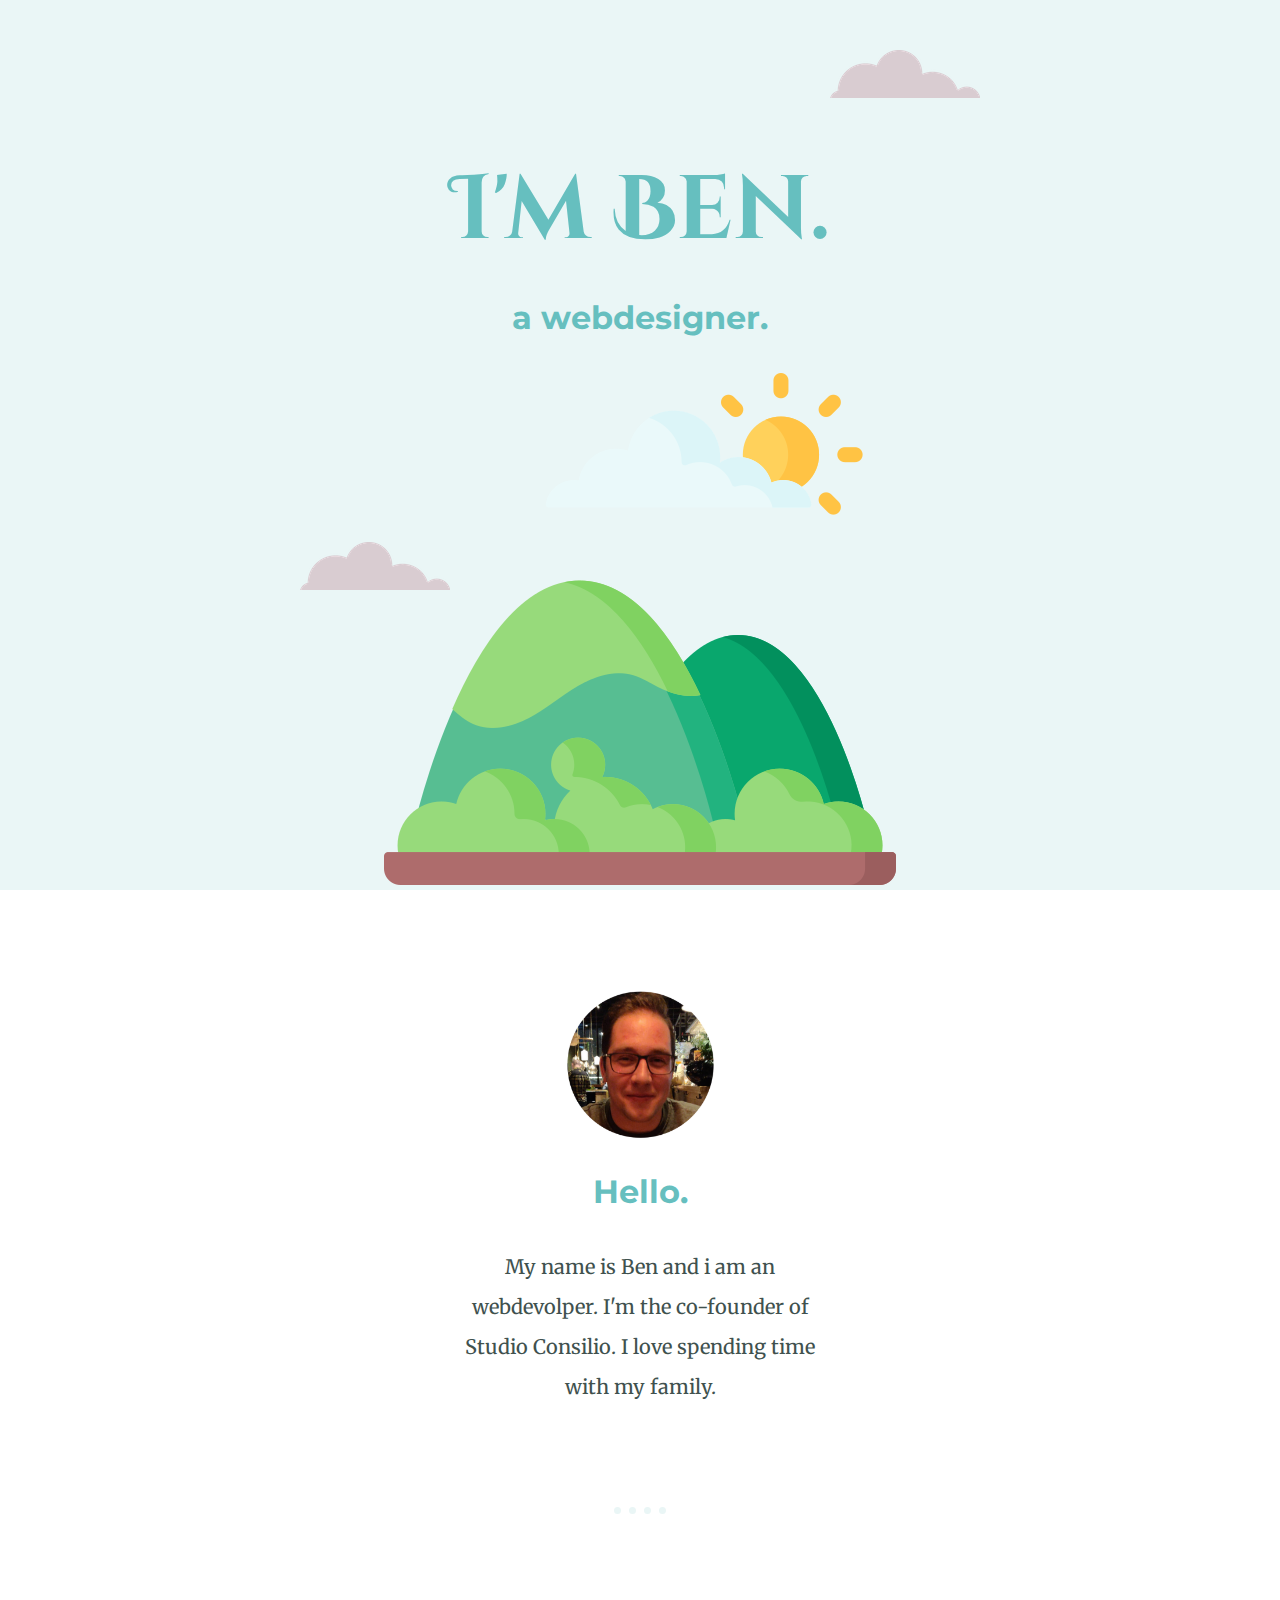
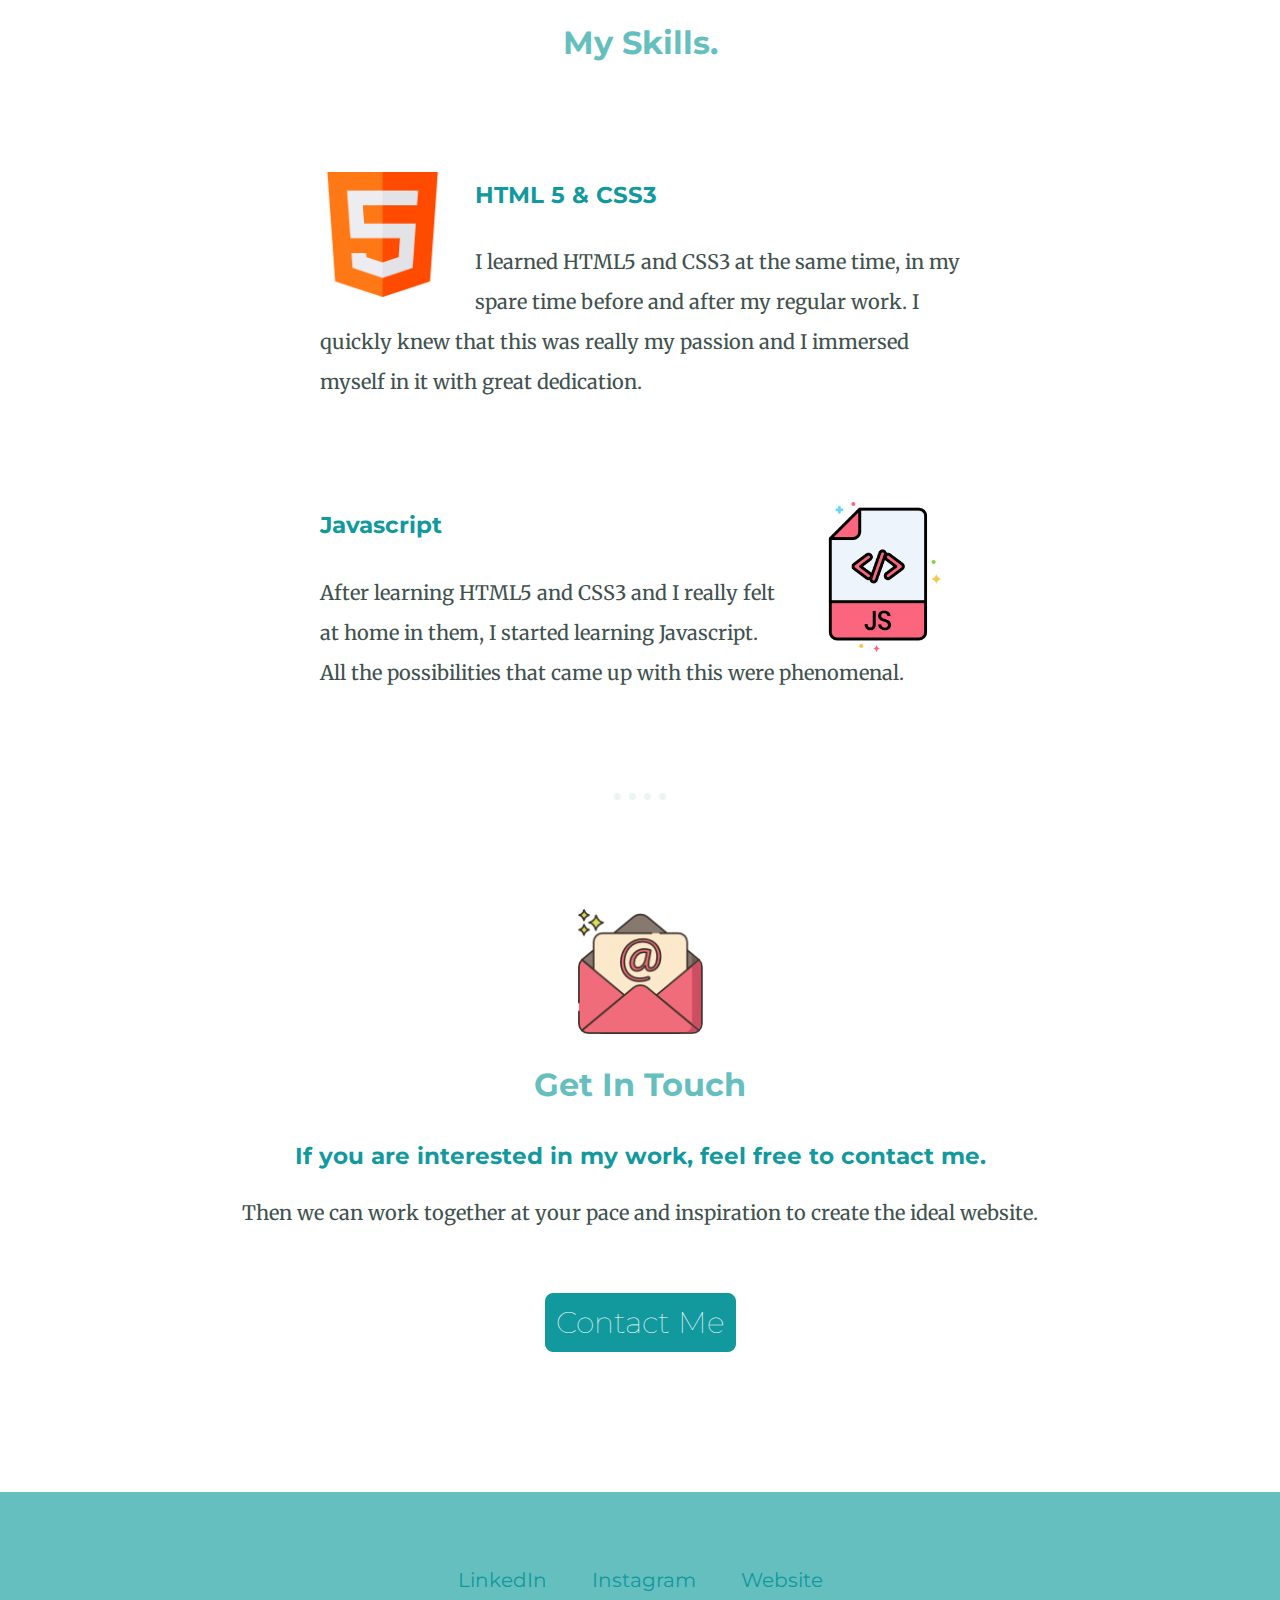
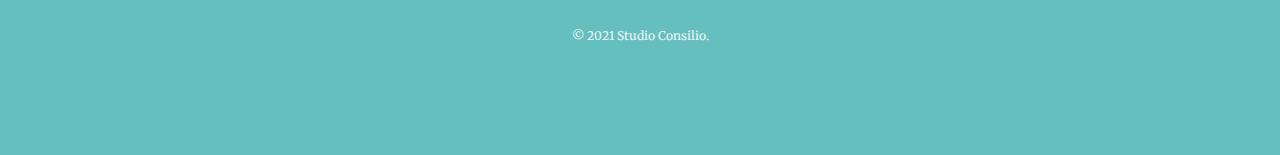
<file: index.html>
<!DOCTYPE html>
<html lang="en" dir="ltr">

<head>
  <meta charset="utf-8">
  <title>Ben Canters - webdesigner</title>
  <link rel="stylesheet" href="css/styles.css">
  <link rel="icon" href="favicon.ico">
  <link rel="preconnect" href="https://fonts.googleapis.com">
  <link rel="preconnect" href="https://fonts.gstatic.com" crossorigin>
  <link href="https://fonts.googleapis.com/css2?family=Cinzel+Decorative&family=Merriweather:ital,wght@1,300&family=Montserrat:wght@300&display=swap" rel="stylesheet">
</head>

<body>
  <div class="top-container">
    <img class="top-cloud" src="images/cloud.png" alt="cloud-img">
    <h1>I'm Ben.</h1>
    <h2>a webdesigner.</h2>
    <img class="bottom-cloud" src="images/cloud.png" alt="cloud-img">
    <img class="mountain" src="images/mountainn.png" alt="mountain-img">
  </div>
  <div class="middle-container">
    <div class="profile">
      <img class="profile-pic" src="images/bennn.png" alt="profile-picture">
      <h2>Hello.</h2>
      <p class="intro">My name is Ben and i am an webdevolper. I'm the co-founder of Studio Consilio. I love spending time with my family.</p>
    </div>
    <hr>
    <div class="skills">
      <h2>My Skills.</h2>
      <div class="skill-row">
        <img class="computer" src="images/html.png" alt="html-picture">
        <h3>HTML 5 & CSS3</h3>
        <p>I learned HTML5 and CSS3 at the same time, in my spare time before and after my regular work. I quickly knew that this was really my passion and I immersed myself in it with great dedication.</p>
      </div>
      <div class="skill-row">
        <img class="javascript" src="images/js.png" alt="javascript-picture">
        <h3>Javascript</h3>
        <p>After learning HTML5 and CSS3 and I really felt at home in them, I started learning Javascript. All the possibilities that came up with this were phenomenal.</p>
      </div>
    </div>
    <hr>
    <div class="contact-me">
      <img class="contact-pic" src="images/contact.png" alt="contact-picture">
      <h2>Get In Touch</h2>
      <h3>If you are interested in my work, feel free to contact me.</h3>
      <p>Then we can work together at your pace and inspiration to create the ideal website.</p>
      <div class="button">
        <a href="#" class="BUTTON_VPH">Contact Me</a>
      </div>

    </div>
  </div>


  <div class="bottom-container">
    <a class="footer-link" href="https://www.linkedin.com/">LinkedIn</a>
    <a class="footer-link" href="https://www.instagram.com/studioconsilio.be/?hl=en">Instagram</a>
    <a class="footer-link" href="https://www.studioconsilio.be">Website</a>
    <p class="copywright">© 2021 Studio Consilio.</p>
  </div>

</body>

</html>
</file>
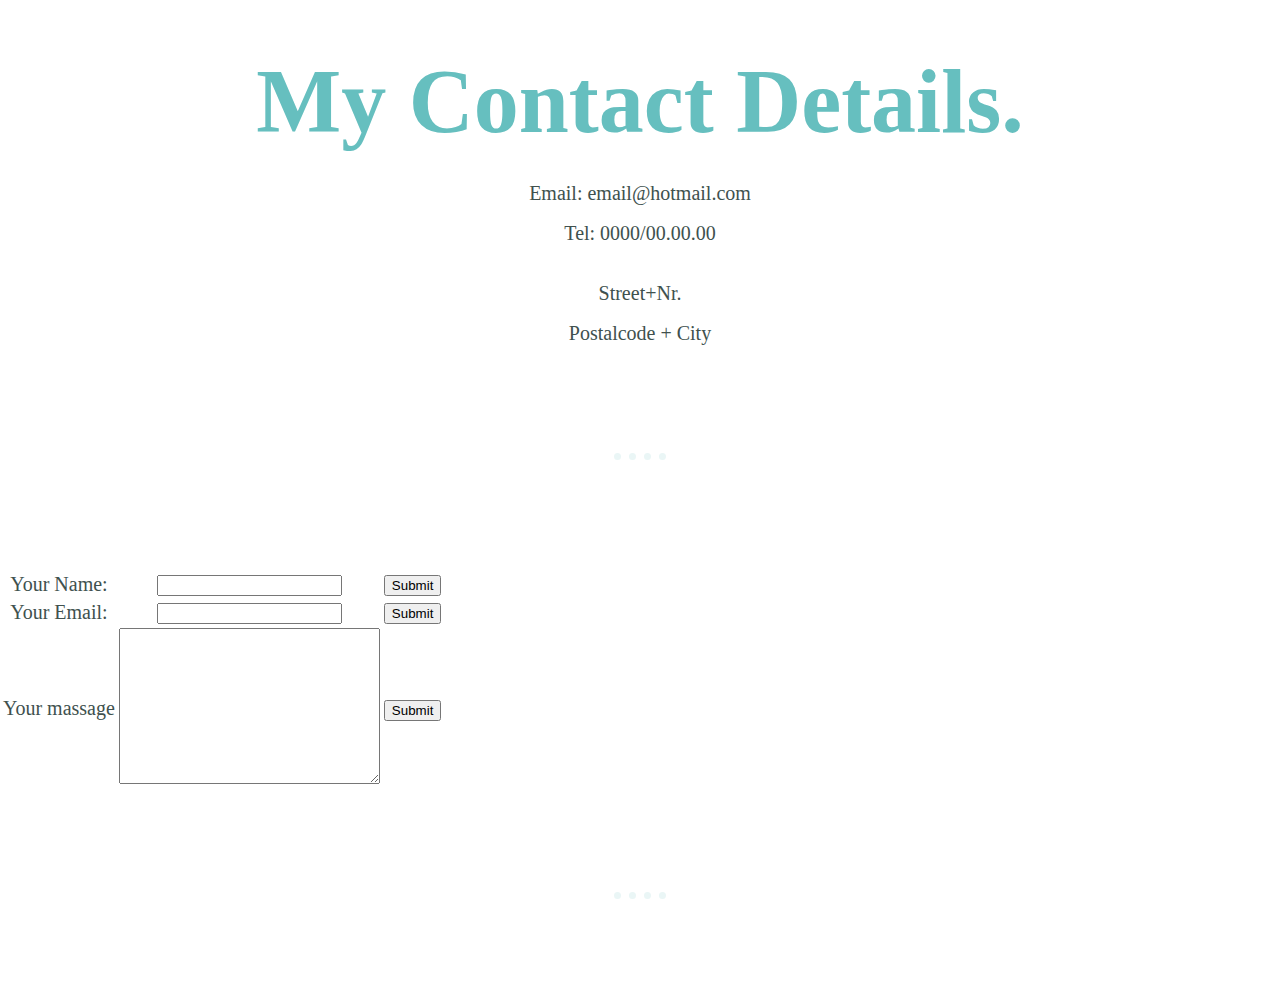
<file: contact.html>
<!DOCTYPE html>
<html lang="en" dir="ltr">

<head>
  <meta charset="utf-8">
  <title>Contact Us</title>
  <link rel="stylesheet" href="css/styles.css">
</head>

<body>
  <h1>My Contact Details.</h1>
  <p>Email: email@hotmail.com <br /> Tel: 0000/00.00.00</p>
  <p>Street+Nr. <br>Postalcode + City</p>
  <hr>
  <form action="mailto:cantersben@hotmail.be" method="post" enctype="text/plain">
    <table>
      <tr>
        <td>
          <label>Your Name:</label>
        </td>
        <td>
          <input type="text" name="Your Name" value="">
        </td>
        <td>
          <input type="submit" name=""><br>
        </td>
      </tr>
      <tr>
        <td>
          <label>Your Email:</label>
        </td>
        <td>
          <input type="email" name="Your Email" value="">
        </td>
        <td>
          <input type="submit" name="">
        </td>
      </tr>
      <tr>
        <td>
          <label>Your massage</label>
        </td>
        <td>
          <textarea name="Your Massage" rows="10" cols="30"></textarea>
        </td>
        <td>
          <input type="submit" name="">
        </td>
      </tr>
    </table>
  </form>
  <hr>
</body>

</html>
</file>
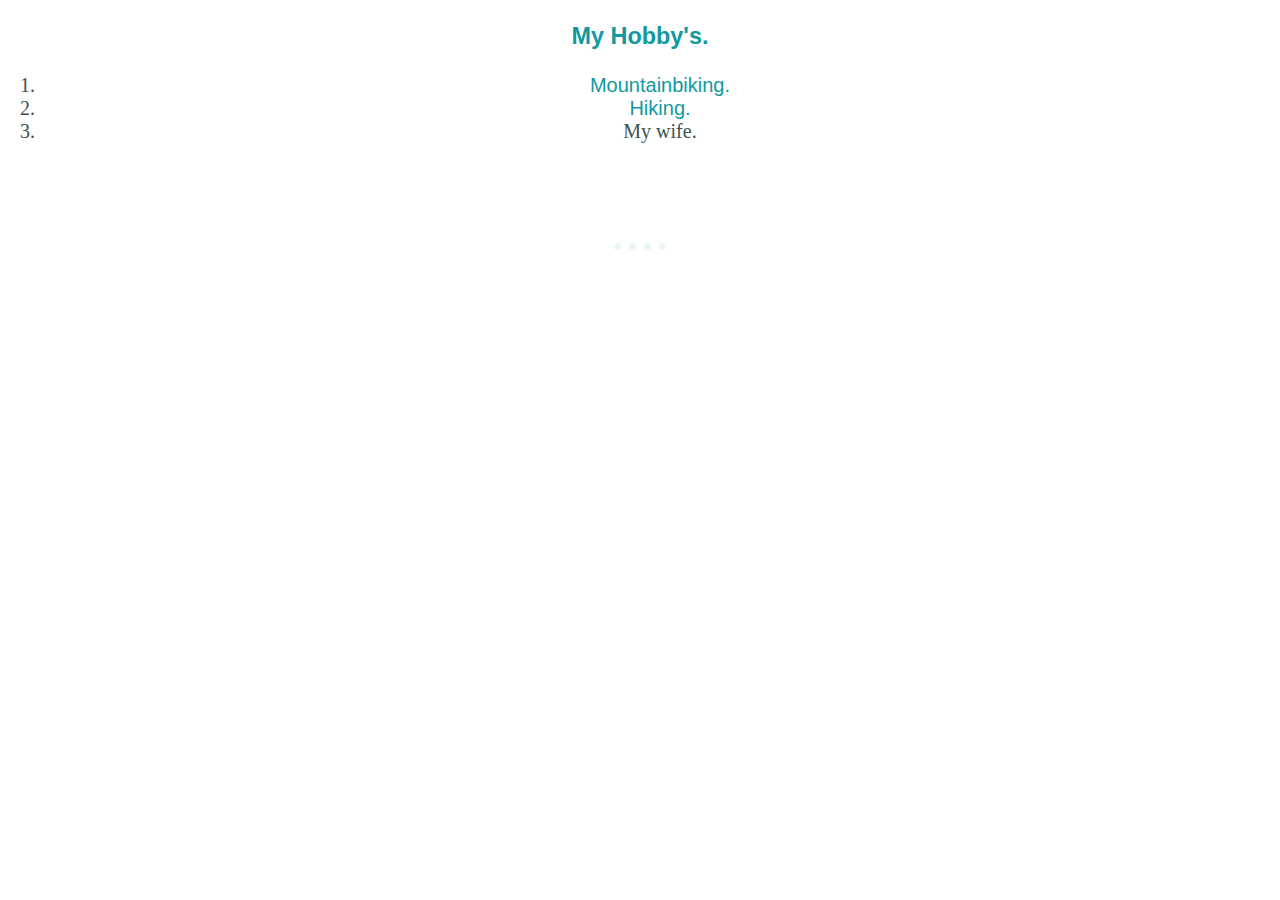
<file: hobbies.html>
<!DOCTYPE html>
<html lang="en" dir="ltr"><head>
  <meta charset="utf-8">
  <title>My Hobbies.</title>
  <link rel="stylesheet" href="css/styles.css">
</head>

<body>
  <h3>My Hobby's.</h3>
  <ol>
    <li>
      <a href="https://www.mountainbike.be/">Mountainbiking.</a>
    </li>
    <li>
      <a href="https://www.reisroutes.be/wandelroutes/belgie/">Hiking.</a>
    </li>
    <li>
      My wife.
    </li>
  </ol>
  <hr>

</body>

</html>
</file>
<file: css/styles.css>
body {
  margin: 0;
  text-align: center;
  font-family: 'Merriweather', serif;
  font-size: 125%;
  color: #40514E;
}

h1 {
  font-size: 5.625rem;
  margin: 50px auto 0 auto;
  font-family: 'Cinzel Decorative', cursive;
  color: #66BFBF;
}

h2 {
  font-family: 'Montserrat', sans-serif;
  font-size: 2rem;
  color: #66BFBF;
  padding-bottom: 10px;
}

h3 {
  font-family: 'Montserrat', sans-serif;
  color: #11999E;
}

p {
  line-height: 2;
}

a{
  color: #11999E;
  font-family: 'Montserrat', sans-serif;
  margin: 10px 20px;
  text-decoration: none;
}

a:hover {
  color: #EAF6F6;
}

.top-container {
  background-color: #EAF6F6;
  position: relative;
  padding-top: 100px;
}

.middle-container {
  margin: 100px 0;
}

.bottom-cloud {
  position: absolute;
  left: 300px;
  bottom: 300px;
}

.top-cloud {
  position: absolute;
  right: 300px;
  top: 50px;
}

.profile-pic {
  height: 150px;
  width: 150px;
}

.skill-row {
  width: 50%;
  margin: 100px auto 100px auto;
  text-align: left;
  line-height: 2;
}

.contact-pic {
  height: 125px;
  width: 125px;
}

.computer {
  width: 125px;
  height: 125px;
  float: left;
  margin-right: 30px;
}

.javascript {
  width: 150px;
  height: 150px;
  float: right;
  margin-left: 30px;
}

hr {
  border-style: dotted none none;
  border-width: 7px;
  color: #EAF6F6;
  height: 9px;
  width: 4%;
  margin: 100px auto;
}

.intro {
  width: 30%;
  margin: auto;
}

.bottom-container {
  background-color: #66BFBF;
  padding: 75px;
}

.BUTTON_VPH {
  background: #11999E;
  background-image: -webkit-linear-gradient(top, #11999E, #11999E);
  background-image: -moz-linear-gradient(top, #11999E, #11999E);
  background-image: -ms-linear-gradient(top, #11999E, #11999E);
  background-image: -o-linear-gradient(top, #11999E, #11999E);
  background-image: -webkit-gradient(to bottom, #11999E, #11999E);
  -webkit-border-radius: 8px;
  -moz-border-radius: 8px;
  border-radius: 8px;
  color: #FFFFFF;
  font-family: 'Montserrat', sans-serif;
  font-size: 30px;
  font-weight: 100;
  padding: 10px;
  border: solid #11999E 1px;
  text-decoration: none;
  display: inline-block;
  cursor: pointer;
  text-align: center;
}

.BUTTON_VPH:hover {
  border: solid #337FED 1px;
  background: #1E62D0;
  background-image: -webkit-linear-gradient(top, #1E62D0, #3D94F6);
  background-image: -moz-linear-gradient(top, #1E62D0, #3D94F6);
  background-image: -ms-linear-gradient(top, #1E62D0, #3D94F6);
  background-image: -o-linear-gradient(top, #1E62D0, #3D94F6);
  background-image: -webkit-gradient(to bottom, #1E62D0, #3D94F6);
  -webkit-border-radius: 8px;
  -moz-border-radius: 8px;
  border-radius: 8px;
  text-decoration: none;
}

.button {
  padding: 30px 0;
}

.copywright {
  color: #EAf6f6;
  font-size: 0.75rem;
  padding: 20px 0;
}
</file>
